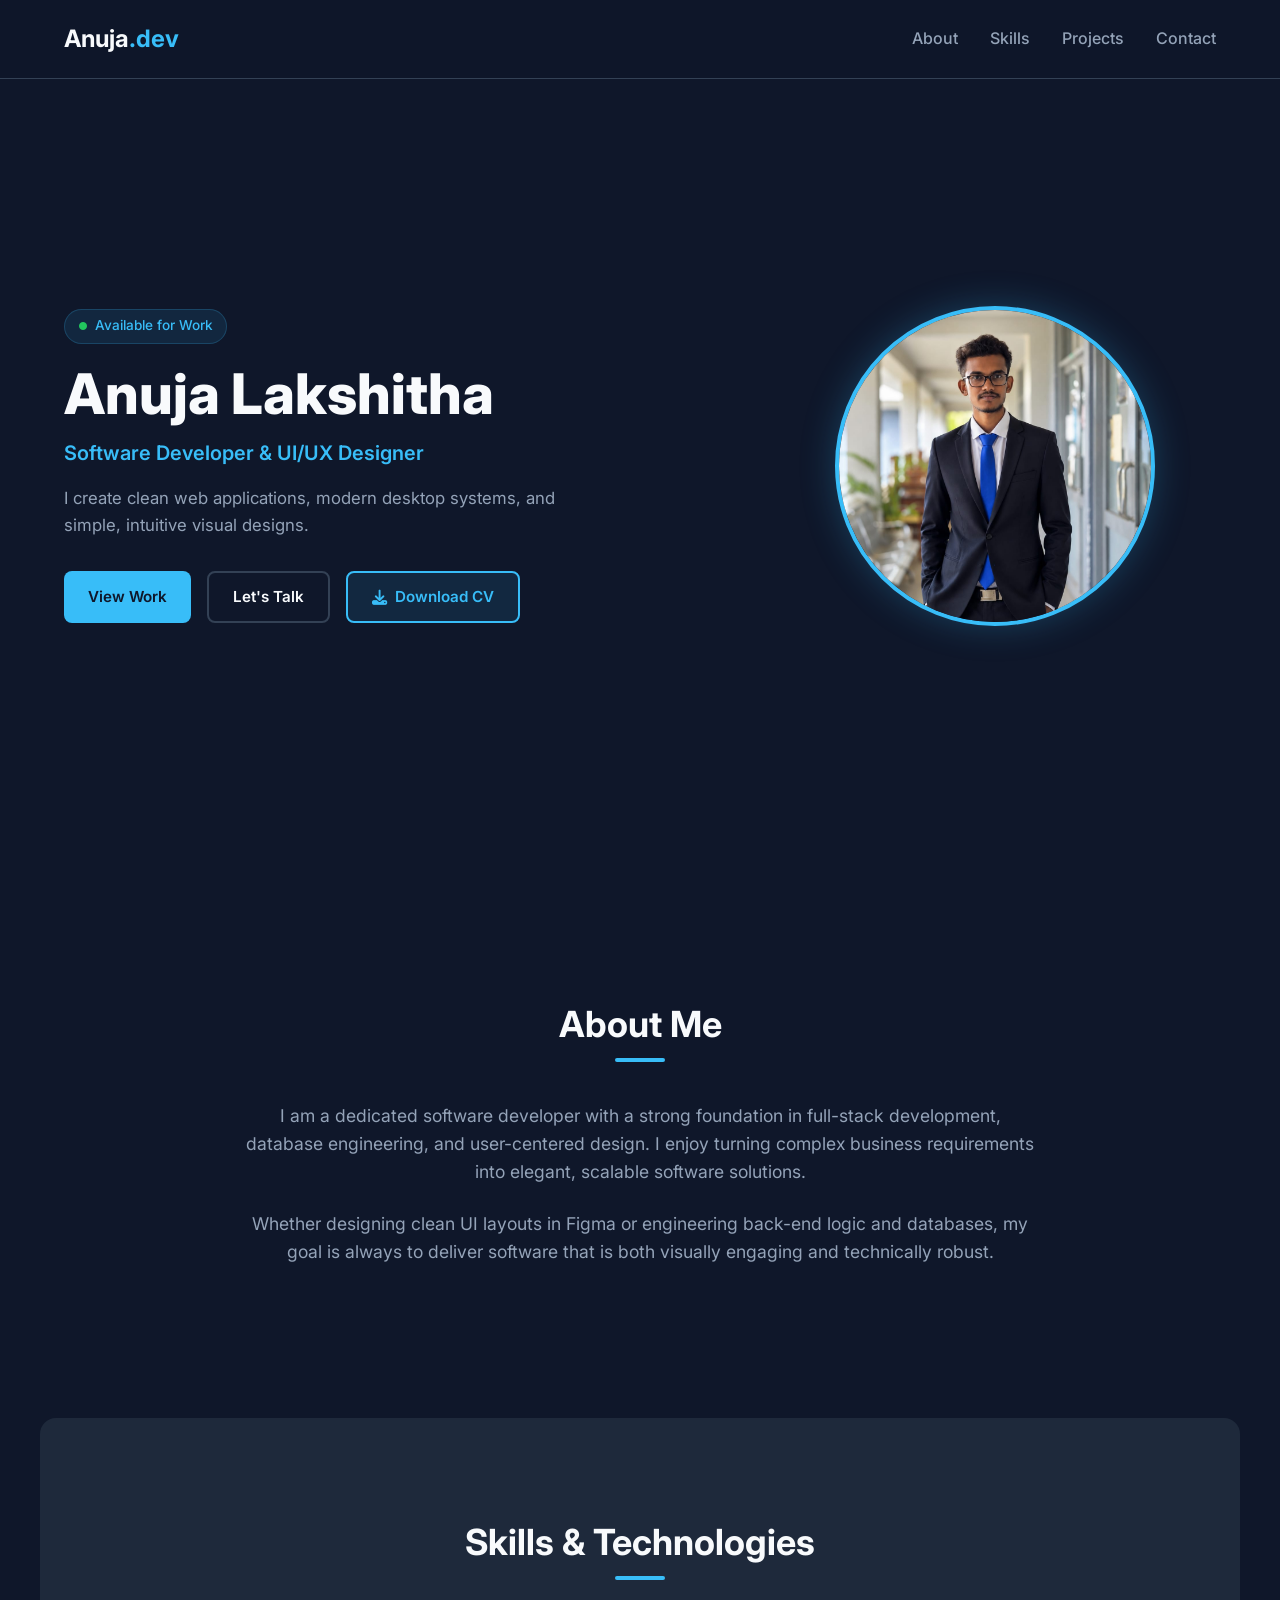
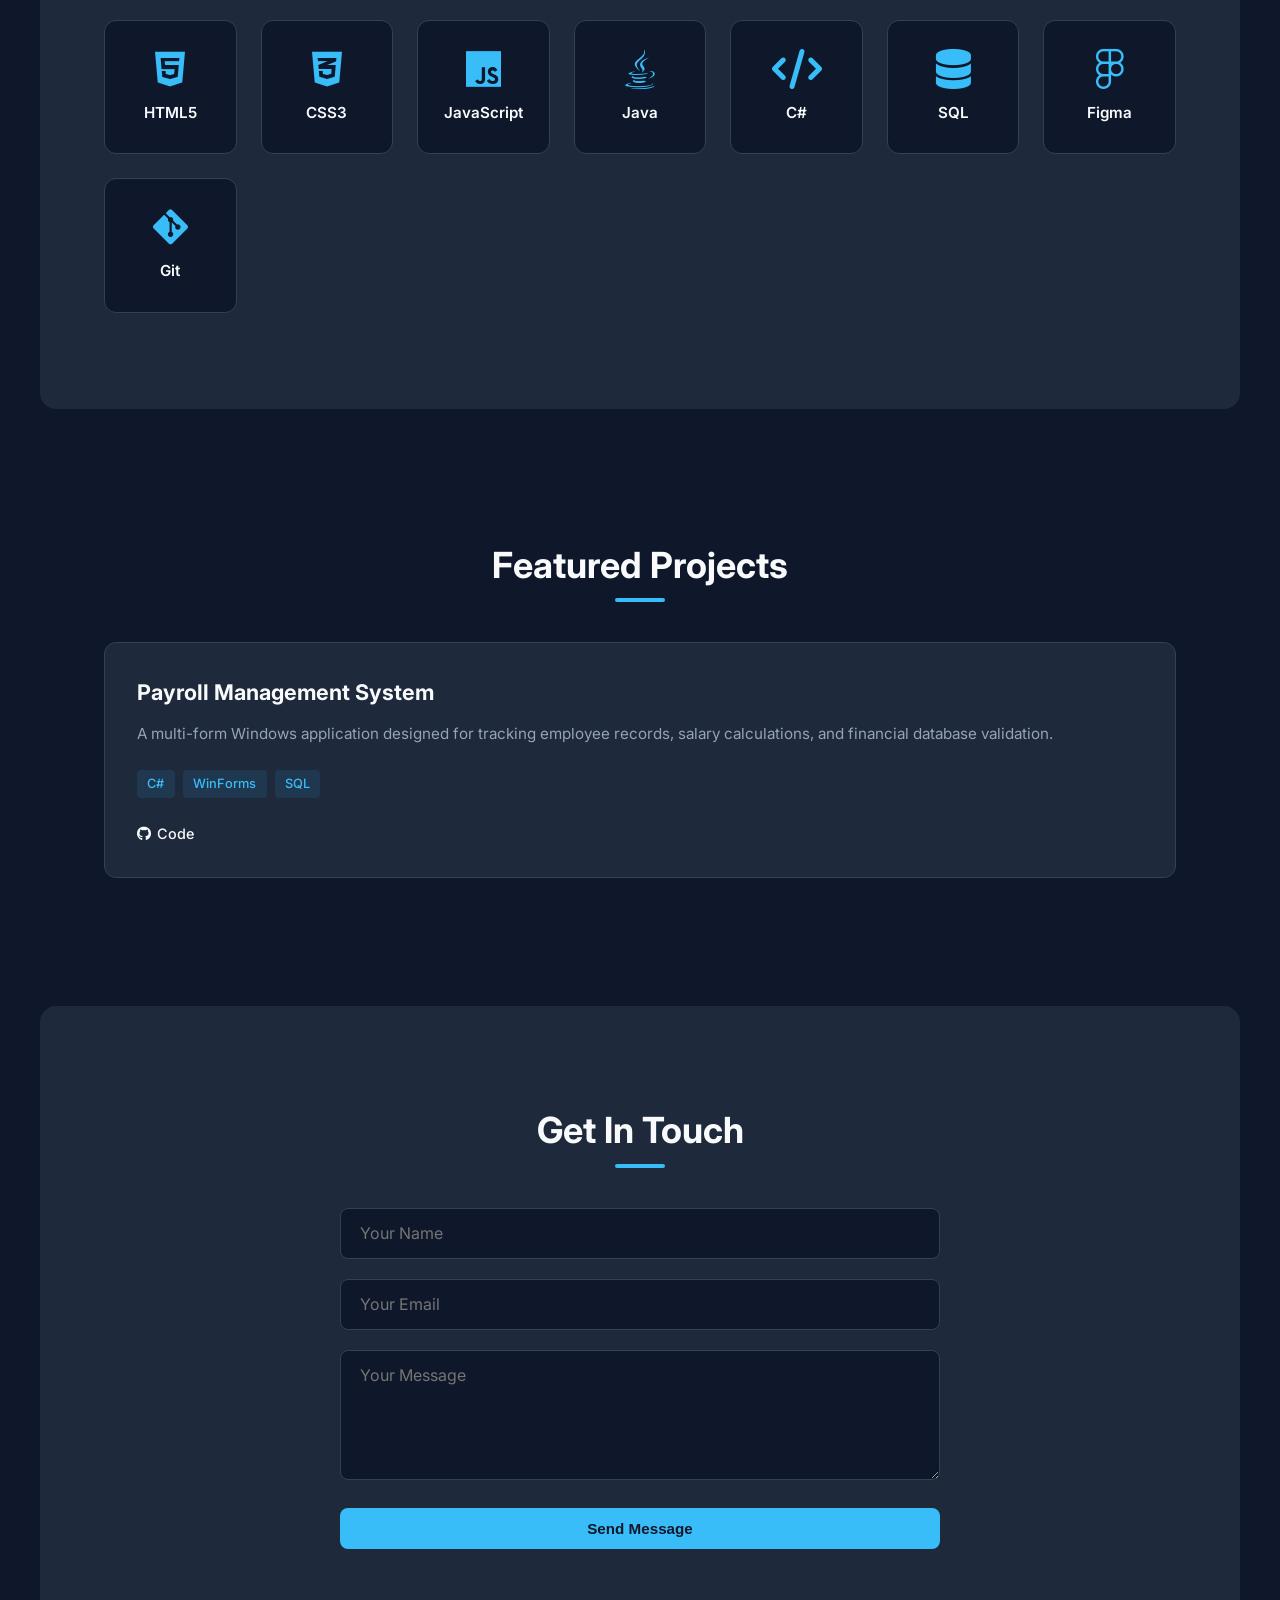
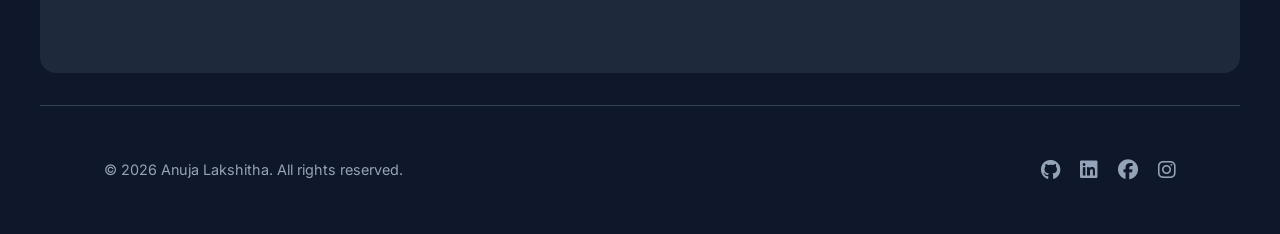
<file: index.html>
<!DOCTYPE html>
<html lang="en">
<head>
  <meta charset="UTF-8">
  <meta name="viewport" content="width=device-width, initial-scale=1.0">
  <meta name="description" content="Portfolio of Anuja Lakshitha - Software Developer & UI/UX Designer specializing in web applications and desktop systems.">
  <title>Anuja Lakshitha | Developer & UI/UX Designer</title>
  
  <!-- CSS Stylesheet -->
  <link rel="stylesheet" href="portfolio.css">
  
  <!-- Google Fonts -->
  <link rel="preconnect" href="https://fonts.googleapis.com">
  <link rel="preconnect" href="https://fonts.gstatic.com" crossorigin>
  <link href="https://fonts.googleapis.com/css2?family=Inter:wght@300;400;500;600;700;800&display=swap" rel="stylesheet">

  <!-- Font Awesome Icons -->
  <link rel="stylesheet" href="https://cdnjs.cloudflare.com/ajax/libs/font-awesome/6.4.0/css/all.min.css">
</head>
<body>

  <!-- Navigation Bar -->
  <header class="navbar">
    <a href="#hero" class="logo">Anuja<span class="highlight">.dev</span></a>
    <nav>
      <ul class="nav-links" id="nav-links">
        <li><a href="#about">About</a></li>
        <li><a href="#skills">Skills</a></li>
        <li><a href="#projects">Projects</a></li>
        <li><a href="#contact">Contact</a></li>
      </ul>
    </nav>
    <div class="hamburger" id="hamburger" aria-label="Toggle navigation">
      <i class="fas fa-bars"></i>
    </div>
  </header>

  <!-- Hero Section -->
  <section id="hero" class="hero">
    <div class="hero-container">
      
      <!-- Text Content -->
      <div class="hero-content">
        <span class="hero-badge"><i class="fas fa-circle status-dot"></i> Available for Work</span>
        <h1>Anuja Lakshitha</h1>
        <p class="tagline">Software Developer & UI/UX Designer</p>
        <p class="hero-desc">
          I create clean web applications, modern desktop systems, and simple, intuitive visual designs.
        </p>
        <div class="hero-actions">
          <a href="#projects" class="btn primary-btn">View Work</a>
          <a href="#contact" class="btn outline-btn">Let's Talk</a>
          <!-- CV Download Button -->
          <a href="Anuja_Lakshitha_CV.pdf" download="Anuja_Lakshitha_CV.pdf" class="btn cv-btn">
            <i class="fas fa-download"></i> Download CV
          </a>
        </div>
      </div>

      <!-- Hero DP Card -->
      <div class="dp-card">
        <img src="Anuja.jpeg" alt="Anuja Lakshitha" class="dp-img">
      </div>

    </div>
  </section>

  <!-- About Me Section -->
  <section id="about" class="section">
    <h2 class="section-title">About Me</h2>
    <div class="about-container">
      <div class="about-text">
        <p>
          I am a dedicated software developer with a strong foundation in full-stack development, database engineering, and user-centered design. I enjoy turning complex business requirements into elegant, scalable software solutions.
        </p>
        <p>
          Whether designing clean UI layouts in Figma or engineering back-end logic and databases, my goal is always to deliver software that is both visually engaging and technically robust.
        </p>
      </div>
    </div>
  </section>

  <!-- Skills & Technologies -->
  <section id="skills" class="section bg-alt">
    <h2 class="section-title">Skills & Technologies</h2>
    <div class="skills-grid">
      <div class="skill-card"><i class="fab fa-html5"></i><span>HTML5</span></div>
      <div class="skill-card"><i class="fab fa-css3-alt"></i><span>CSS3</span></div>
      <div class="skill-card"><i class="fab fa-js"></i><span>JavaScript</span></div>
      <div class="skill-card"><i class="fab fa-java"></i><span>Java</span></div>
      <div class="skill-card"><i class="fas fa-code"></i><span>C#</span></div>
      <div class="skill-card"><i class="fas fa-database"></i><span>SQL</span></div>
      <div class="skill-card"><i class="fab fa-figma"></i><span>Figma</span></div>
      <div class="skill-card"><i class="fab fa-git-alt"></i><span>Git</span></div>
    </div>
  </section>

  <!-- Featured Projects -->
  <section id="projects" class="section">
    <h2 class="section-title">Featured Projects</h2>
    <div class="projects-grid">
      
      <!-- Project Card 1 -->
       <!--
      <div class="project-card">
        <div class="project-info">
          <h3>E-Commerce Platform & Design</h3>
          <p>A responsive furniture e-commerce interface featuring dynamic product displays, interactive filters, and an intuitive UI workflow.</p>
          <div class="tech-tags">
            <span>Figma</span>
            <span>HTML5</span>
            <span>CSS3</span>
            <span>JS</span>
          </div>
          <div class="project-links">
            <a href="#" target="_blank" rel="noopener noreferrer" class="project-btn"><i class="fab fa-github"></i> Code</a>
            <a href="#" target="_blank" rel="noopener noreferrer" class="project-btn"><i class="fas fa-external-link-alt"></i> Live Demo</a>
          </div>
        </div>
      </div>
    -->

      <!-- Project Card 2 -->
      <div class="project-card">
        <div class="project-info">
          <h3>Payroll Management System</h3>
          <p>A multi-form Windows application designed for tracking employee records, salary calculations, and financial database validation.</p>
          <div class="tech-tags">
            <span>C#</span>
            <span>WinForms</span>
            <span>SQL</span>
          </div>
          <div class="project-links">
            <a href="#" target="_blank" rel="noopener noreferrer" class="project-btn"><i class="fab fa-github"></i> Code</a>
          </div>
        </div>
      </div>

      <!-- Project Card 3 -->
       <!--
      <div class="project-card">
        <div class="project-info">
          <h3>Interactive Data Visualizer</h3>
          <p>A web tool that visualizes sorting algorithms and custom data sets dynamically in real time for educational analysis.</p>
          <div class="tech-tags">
            <span>JavaScript</span>
            <span>HTML5</span>
            <span>CSS3</span>
          </div>
          <div class="project-links">
            <a href="#" target="_blank" rel="noopener noreferrer" class="project-btn"><i class="fab fa-github"></i> Code</a>
            <a href="#" target="_blank" rel="noopener noreferrer" class="project-btn"><i class="fas fa-external-link-alt"></i> Live Demo</a>
          </div>
        </div>
      </div>
    -->

    </div>
  </section>

  <!-- Contact Section -->
  <section id="contact" class="section bg-alt">
    <h2 class="section-title">Get In Touch</h2>
    <div class="contact-container">
      <form id="contact-form" class="contact-form">
        <div class="form-group">
          <label for="name" class="sr-only">Your Name</label>
          <input type="text" id="name" name="name" placeholder="Your Name" required>
        </div>
        <div class="form-group">
          <label for="email" class="sr-only">Your Email</label>
          <input type="email" id="email" name="email" placeholder="Your Email" required>
        </div>
        <div class="form-group">
          <label for="message" class="sr-only">Your Message</label>
          <textarea id="message" name="message" rows="5" placeholder="Your Message" required></textarea>
        </div>
        <button type="submit" class="btn primary-btn btn-block">Send Message</button>
        <p id="form-status" class="form-status"></p>
      </form>
    </div>
  </section>

  <!-- Footer -->
  <footer>
    <p>&copy; 2026 Anuja Lakshitha. All rights reserved.</p>
    <div class="social-links">
      <a href="https://github.com/AnujaLakshitha" target="_blank" rel="noopener noreferrer" aria-label="GitHub"><i class="fab fa-github"></i></a>
      <a href="https://www.linkedin.com/in/anuja-lakshitha-78305631b/" target="_blank" rel="noopener noreferrer" aria-label="LinkedIn"><i class="fab fa-linkedin"></i></a>
      <a href="https://www.facebook.com/share/197XzuBzKM/" target="_blank" rel="noopener noreferrer" aria-label="Facebook"><i class="fab fa-facebook"></i></a>
      <a href="https://www.instagram.com/lakshitha.anuja?igsh=MXBheXp1ZDl4d2c4dg==" target="_blank" rel="noopener noreferrer" aria-label="Instagram"><i class="fab fa-instagram"></i>
      </a> 
    </div>
  </footer>

  <!-- JavaScript File -->
  <script src="script.js"></script>
</body>
</html>
</file>
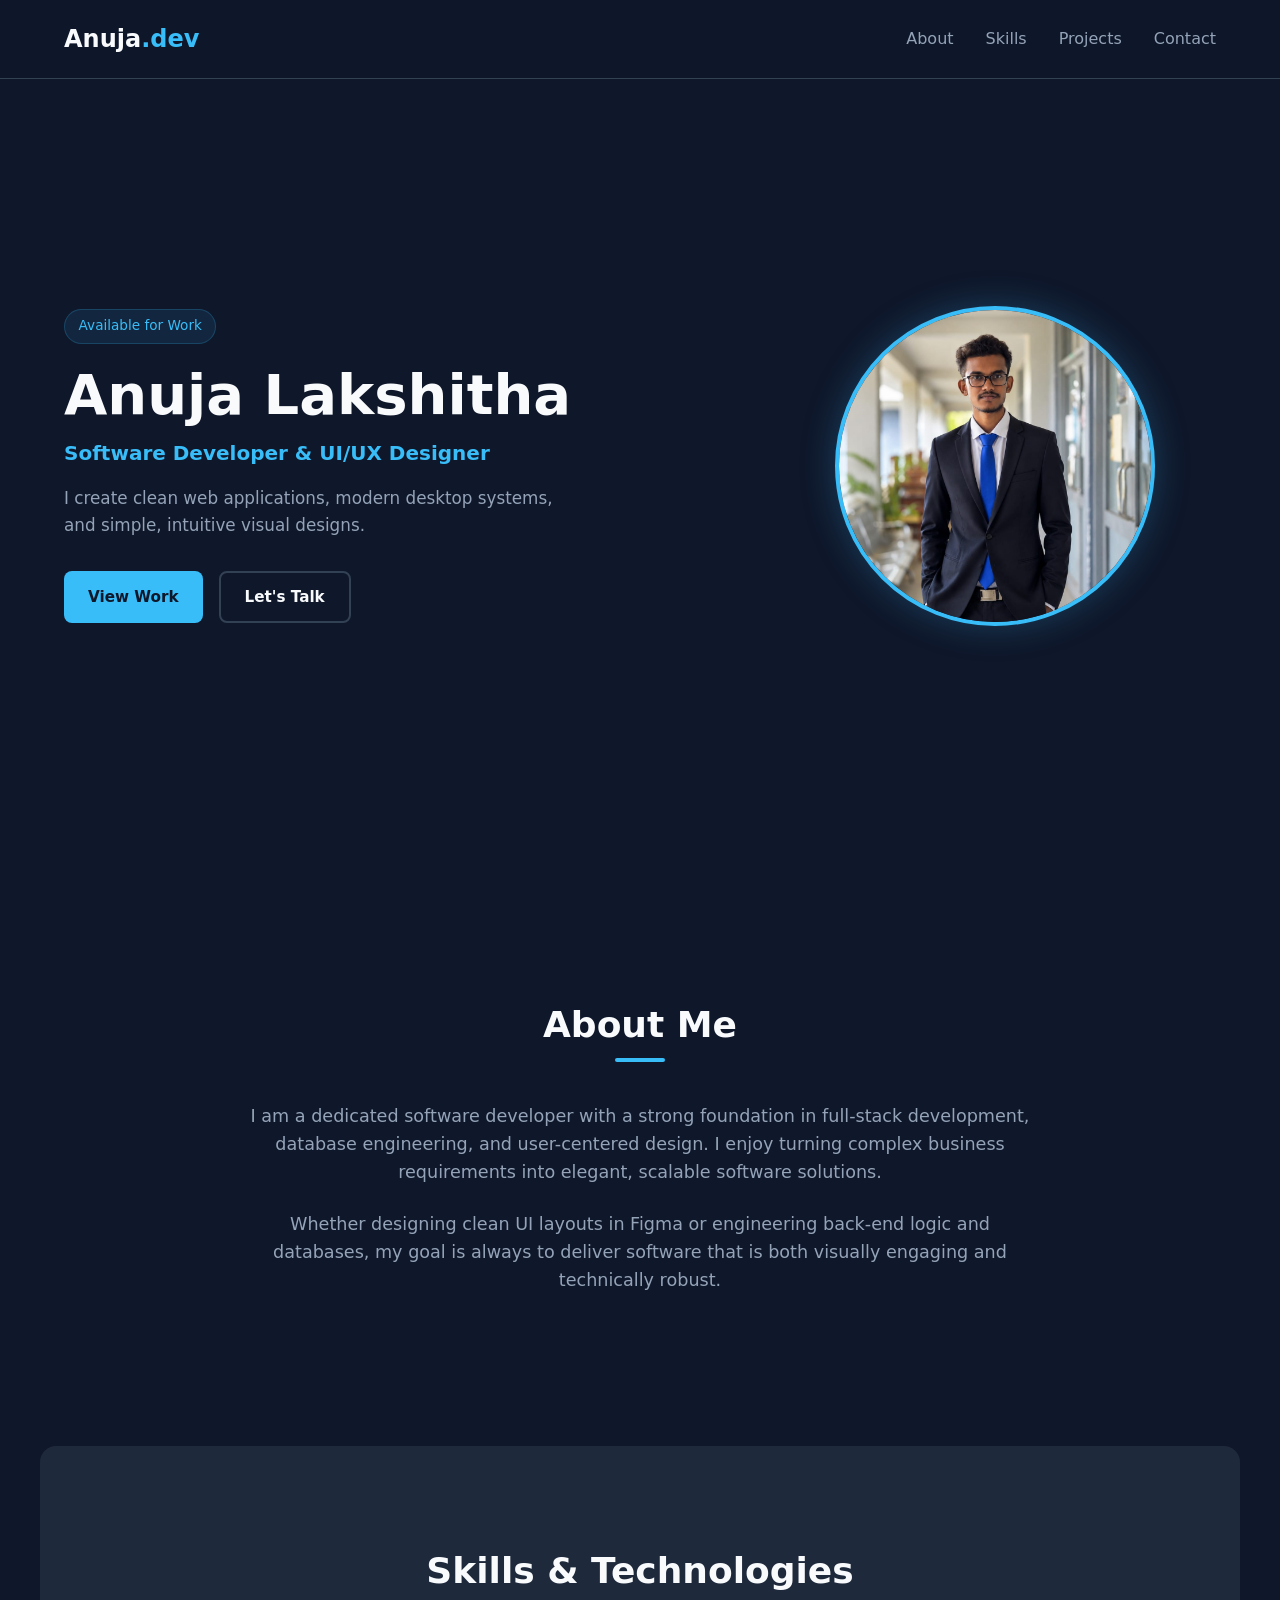
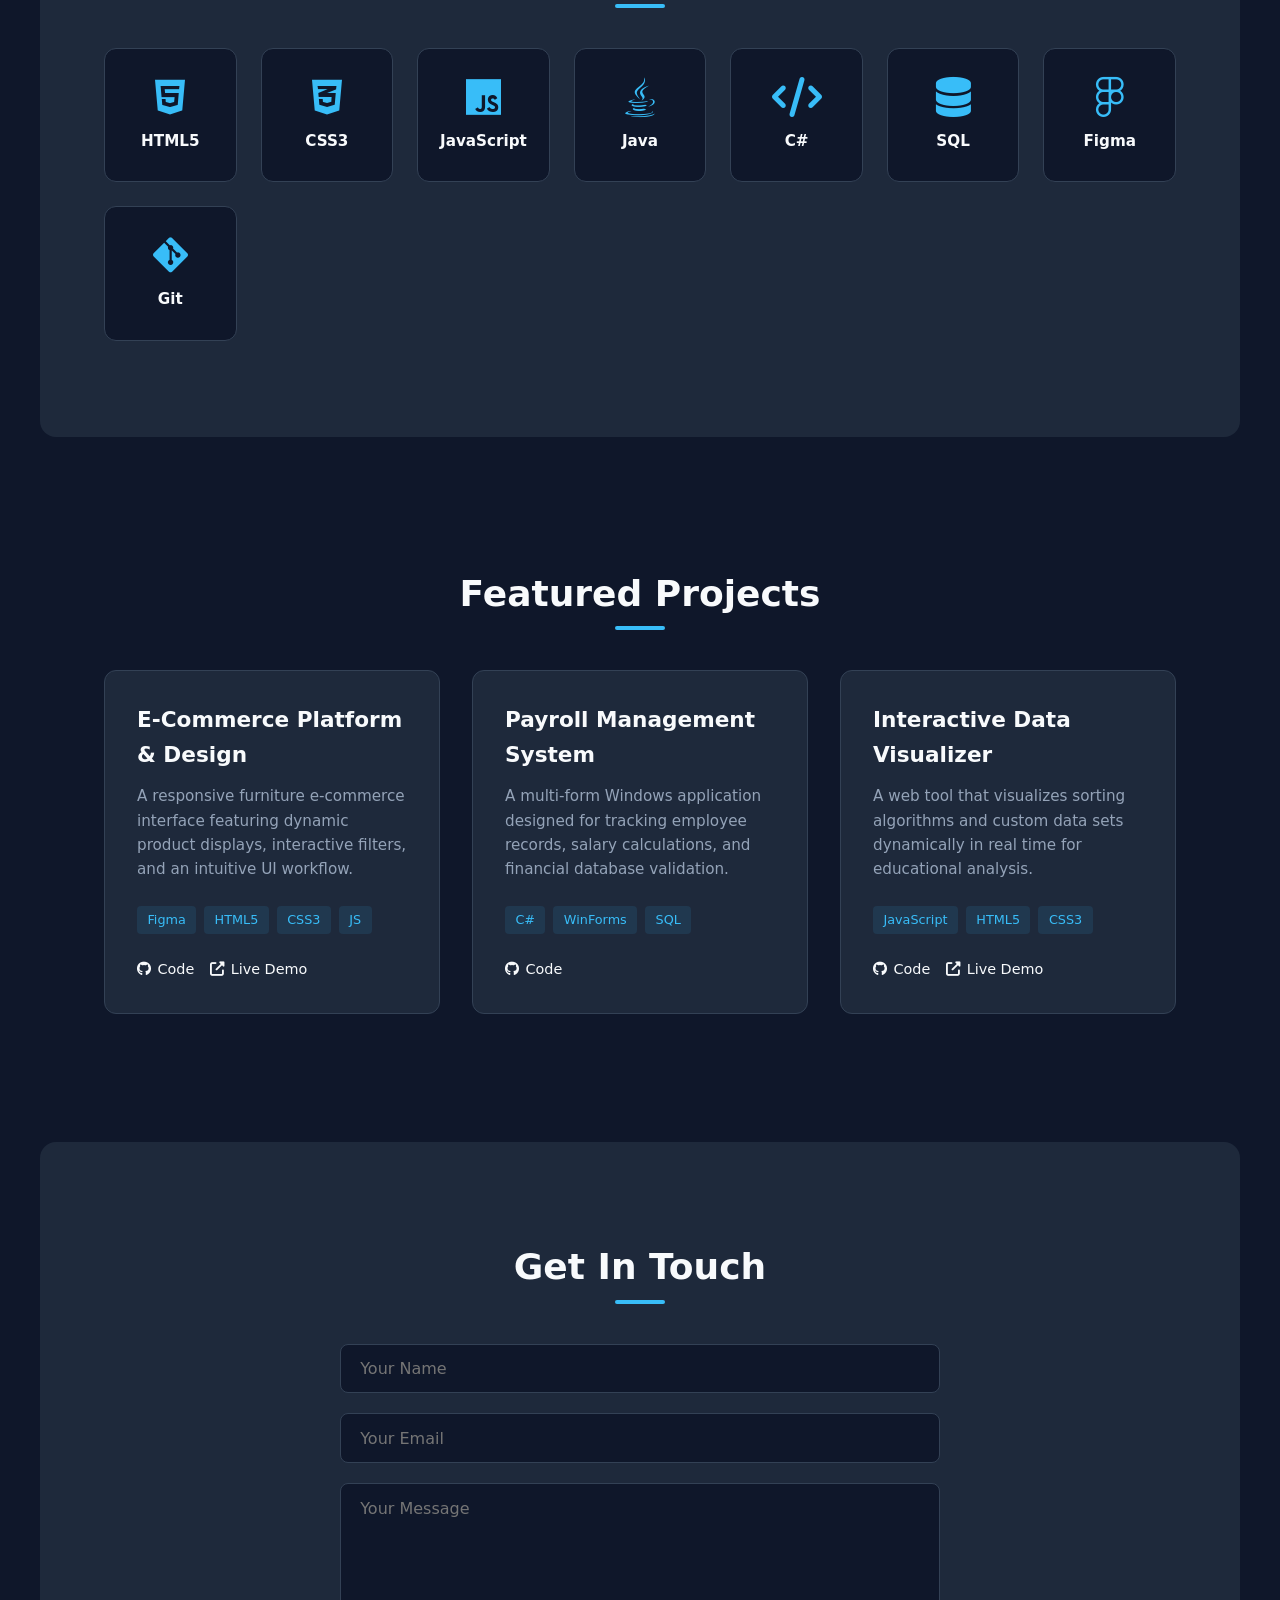
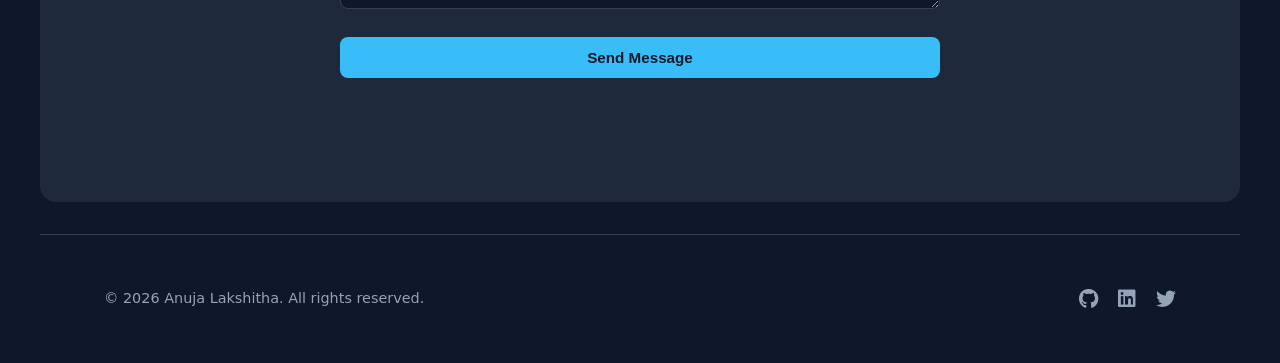
<file: portfolio.html>
<!DOCTYPE html>
<html lang="en">
<head>
  <meta charset="UTF-8">
  <meta name="viewport" content="width=device-width, initial-scale=1.0">
  <title>Anuja Lakshitha | Developer & UI/UX Designer</title>
  
  <!-- CSS Stylesheet -->
  <link rel="stylesheet" href="portfolio.css">
  
  <!-- Font Awesome Icons -->
  <link rel="stylesheet" href="https://cdnjs.cloudflare.com/ajax/libs/font-awesome/6.4.0/css/all.min.css">
</head>
<body>

  <!-- Navigation Bar -->
  <header class="navbar">
    <a href="#hero" class="logo">Anuja<span class="highlight">.dev</span></a>
    <nav>
      <ul class="nav-links" id="nav-links">
        <li><a href="#about">About</a></li>
        <li><a href="#skills">Skills</a></li>
        <li><a href="#projects">Projects</a></li>
        <li><a href="#contact">Contact</a></li>
      </ul>
    </nav>
    <div class="hamburger" id="hamburger">
      <i class="fas fa-bars"></i>
    </div>
  </header>

  <!-- Hero Section -->
  <section id="hero" class="hero">
    <div class="hero-container">
      
      <!-- Text Content -->
      <div class="hero-content">
        <span class="hero-badge">Available for Work</span>
        <h1>Anuja Lakshitha</h1>
        <p class="tagline">Software Developer & UI/UX Designer</p>
        <p class="hero-desc">
          I create clean web applications, modern desktop systems, and simple, intuitive visual designs.
        </p>
        <div class="hero-actions">
          <a href="#projects" class="btn primary-btn">View Work</a>
          <a href="#contact" class="btn outline-btn">Let's Talk</a>
        </div>
      </div>

      <!-- Doubled Hero DP Card -->
      <div class="dp-card">
        <img src="Anuja.jpeg" alt="Anuja Lakshitha" class="dp-img">
      </div>

    </div>
  </section>

  <!-- About Me Section -->
  <section id="about" class="section">
    <h2 class="section-title">About Me</h2>
    <div class="about-container">
      <div class="about-text">
        <p>
          I am a dedicated software developer with a strong foundation in full-stack development, database engineering, and user-centered design. I enjoy turning complex business requirements into elegant, scalable software solutions.
        </p>
        <p>
          Whether designing clean UI layouts in Figma or engineering back-end logic and databases, my goal is always to deliver software that is both visually engaging and technically robust.
        </p>
      </div>
    </div>
  </section>

  <!-- Skills & Technologies -->
  <section id="skills" class="section bg-alt">
    <h2 class="section-title">Skills & Technologies</h2>
    <div class="skills-grid">
      <div class="skill-card"><i class="fab fa-html5"></i><span>HTML5</span></div>
      <div class="skill-card"><i class="fab fa-css3-alt"></i><span>CSS3</span></div>
      <div class="skill-card"><i class="fab fa-js"></i><span>JavaScript</span></div>
      <div class="skill-card"><i class="fab fa-java"></i><span>Java</span></div>
      <div class="skill-card"><i class="fas fa-code"></i><span>C#</span></div>
      <div class="skill-card"><i class="fas fa-database"></i><span>SQL</span></div>
      <div class="skill-card"><i class="fab fa-figma"></i><span>Figma</span></div>
      <div class="skill-card"><i class="fab fa-git-alt"></i><span>Git</span></div>
    </div>
  </section>

  <!-- Featured Projects -->
  <section id="projects" class="section">
    <h2 class="section-title">Featured Projects</h2>
    <div class="projects-grid">
      
      <!-- Project Card 1 -->
      <div class="project-card">
        <div class="project-info">
          <h3>E-Commerce Platform & Design</h3>
          <p>A responsive furniture e-commerce interface featuring dynamic product displays, interactive filters, and an intuitive UI workflow.</p>
          <div class="tech-tags">
            <span>Figma</span>
            <span>HTML5</span>
            <span>CSS3</span>
            <span>JS</span>
          </div>
          <div class="project-links">
            <a href="#" class="project-btn"><i class="fab fa-github"></i> Code</a>
            <a href="#" class="project-btn"><i class="fas fa-external-link-alt"></i> Live Demo</a>
          </div>
        </div>
      </div>

      <!-- Project Card 2 -->
      <div class="project-card">
        <div class="project-info">
          <h3>Payroll Management System</h3>
          <p>A multi-form Windows application designed for tracking employee records, salary calculations, and financial database validation.</p>
          <div class="tech-tags">
            <span>C#</span>
            <span>WinForms</span>
            <span>SQL</span>
          </div>
          <div class="project-links">
            <a href="#" class="project-btn"><i class="fab fa-github"></i> Code</a>
          </div>
        </div>
      </div>

      <!-- Project Card 3 -->
      <div class="project-card">
        <div class="project-info">
          <h3>Interactive Data Visualizer</h3>
          <p>A web tool that visualizes sorting algorithms and custom data sets dynamically in real time for educational analysis.</p>
          <div class="tech-tags">
            <span>JavaScript</span>
            <span>HTML5</span>
            <span>CSS3</span>
          </div>
          <div class="project-links">
            <a href="#" class="project-btn"><i class="fab fa-github"></i> Code</a>
            <a href="#" class="project-btn"><i class="fas fa-external-link-alt"></i> Live Demo</a>
          </div>
        </div>
      </div>

    </div>
  </section>

  <!-- Contact Section -->
  <section id="contact" class="section bg-alt">
    <h2 class="section-title">Get In Touch</h2>
    <div class="contact-container">
      <form id="contact-form" class="contact-form">
        <div class="form-group">
          <input type="text" id="name" placeholder="Your Name" required>
        </div>
        <div class="form-group">
          <input type="email" id="email" placeholder="Your Email" required>
        </div>
        <div class="form-group">
          <textarea id="message" rows="5" placeholder="Your Message" required></textarea>
        </div>
        <button type="submit" class="btn primary-btn btn-block">Send Message</button>
        <p id="form-status" class="form-status"></p>
      </form>
    </div>
  </section>

  <!-- Footer -->
  <footer>
    <p>&copy; 2026 Anuja Lakshitha. All rights reserved.</p>
    <div class="social-links">
      <a href="#" aria-label="GitHub"><i class="fab fa-github"></i></a>
      <a href="#" aria-label="LinkedIn"><i class="fab fa-linkedin"></i></a>
      <a href="#" aria-label="Twitter"><i class="fab fa-twitter"></i></a>
    </div>
  </footer>

  <!-- JavaScript File -->
  <script src="script.js"></script>
</body>
</html>
</file>
<file: portfolio.css>
/* ==========================================================================
   CSS Variables & Global Reset
   ========================================================================== */
:root {
  --bg-primary: #0f172a;
  --bg-secondary: #1e293b;
  --bg-card: #1e293b;
  --accent: #38bdf8;
  --accent-hover: #0ea5e9;
  --text-primary: #f8fafc;
  --text-secondary: #94a3b8;
  --border-color: #334155;
  --success: #22c55e;
  --font-family: 'Inter', system-ui, -apple-system, sans-serif;
  --transition: all 0.3s ease;
}

* {
  margin: 0;
  padding: 0;
  box-sizing: border-box;
}

html {
  scroll-behavior: smooth;
}

body {
  font-family: var(--font-family);
  background-color: var(--bg-primary);
  color: var(--text-primary);
  line-height: 1.6;
  overflow-x: hidden;
}

/* Accessibility utility */
.sr-only {
  position: absolute;
  width: 1px;
  height: 1px;
  padding: 0;
  margin: -1px;
  overflow: hidden;
  clip: rect(0, 0, 0, 0);
  white-space: nowrap;
  border: 0;
}

/* ==========================================================================
   Navigation Bar
   ========================================================================== */
.navbar {
  position: fixed;
  top: 0;
  left: 0;
  width: 100%;
  padding: 1.25rem 5%;
  display: flex;
  justify-content: space-between;
  align-items: center;
  background-color: rgba(15, 23, 42, 0.85);
  backdrop-filter: blur(10px);
  z-index: 1000;
  border-bottom: 1px solid var(--border-color);
}

.logo {
  font-size: 1.5rem;
  font-weight: 700;
  color: var(--text-primary);
  text-decoration: none;
}

.highlight {
  color: var(--accent);
}

.nav-links {
  display: flex;
  list-style: none;
  gap: 2rem;
}

.nav-links a {
  color: var(--text-secondary);
  text-decoration: none;
  font-weight: 500;
  transition: var(--transition);
}

.nav-links a:hover {
  color: var(--accent);
}

.hamburger {
  display: none;
  font-size: 1.5rem;
  color: var(--text-primary);
  cursor: pointer;
}

/* ==========================================================================
   Hero Section
   ========================================================================== */
.hero {
  min-height: 100vh;
  display: flex;
  align-items: center;
  padding: 6rem 5% 4rem;
}

.hero-container {
  display: grid;
  grid-template-columns: 1.2fr 0.8fr;
  align-items: center;
  gap: 3rem;
  max-width: 1200px;
  margin: 0 auto;
  width: 100%;
}

.hero-badge {
  display: inline-flex;
  align-items: center;
  gap: 0.5rem;
  padding: 0.35rem 0.85rem;
  background-color: rgba(56, 189, 248, 0.1);
  color: var(--accent);
  border: 1px solid rgba(56, 189, 248, 0.2);
  border-radius: 9999px;
  font-size: 0.85rem;
  font-weight: 500;
  margin-bottom: 1.25rem;
}

.status-dot {
  font-size: 0.5rem;
  color: var(--success);
}

.hero-content h1 {
  font-size: 3.5rem;
  font-weight: 800;
  line-height: 1.1;
  margin-bottom: 0.75rem;
}

.tagline {
  font-size: 1.25rem;
  color: var(--accent);
  font-weight: 600;
  margin-bottom: 1rem;
}

.hero-desc {
  font-size: 1.05rem;
  color: var(--text-secondary);
  max-width: 500px;
  margin-bottom: 2rem;
}

.hero-actions {
  display: flex;
  gap: 1rem;
  flex-wrap: wrap;
}

/* Hero Profile Image Card */
.dp-card {
  position: relative;
  display: flex;
  justify-content: center;
}

.dp-img {
  width: 320px;
  height: 320px;
  border-radius: 50%;
  object-fit: cover;
  border: 4px solid var(--accent);
  box-shadow: 0 0 35px rgba(56, 189, 248, 0.25);
  background-color: var(--bg-secondary);
}

/* ==========================================================================
   Buttons
   ========================================================================== */
.btn {
  display: inline-flex;
  align-items: center;
  gap: 0.5rem;
  padding: 0.75rem 1.5rem;
  border-radius: 8px;
  font-weight: 600;
  font-size: 0.95rem;
  text-decoration: none;
  cursor: pointer;
  transition: var(--transition);
}

.primary-btn {
  background-color: var(--accent);
  color: #0f172a;
  border: none;
}

.primary-btn:hover {
  background-color: var(--accent-hover);
  transform: translateY(-2px);
}

.outline-btn {
  background-color: transparent;
  color: var(--text-primary);
  border: 2px solid var(--border-color);
}

.outline-btn:hover {
  border-color: var(--accent);
  color: var(--accent);
  transform: translateY(-2px);
}

.cv-btn {
  background-color: rgba(56, 189, 248, 0.1);
  color: var(--accent);
  border: 2px solid var(--accent);
}

.cv-btn:hover {
  background-color: var(--accent);
  color: #0f172a;
  transform: translateY(-2px);
}

.btn-block {
  width: 100%;
  justify-content: center;
}

/* ==========================================================================
   Sections Common Styling
   ========================================================================== */
.section {
  padding: 6rem 5%;
  max-width: 1200px;
  margin: 0 auto;
}

.bg-alt {
  background-color: var(--bg-secondary);
  border-radius: 16px;
  margin-top: 2rem;
  margin-bottom: 2rem;
}

.section-title {
  font-size: 2.25rem;
  font-weight: 700;
  text-align: center;
  margin-bottom: 3rem;
  position: relative;
}

.section-title::after {
  content: '';
  position: absolute;
  bottom: -0.5rem;
  left: 50%;
  transform: translateX(-50%);
  width: 50px;
  height: 4px;
  background-color: var(--accent);
  border-radius: 2px;
}

/* ==========================================================================
   About Section
   ========================================================================== */
.about-container {
  max-width: 800px;
  margin: 0 auto;
  text-align: center;
}

.about-text p {
  color: var(--text-secondary);
  font-size: 1.1rem;
  margin-bottom: 1.5rem;
}

/* ==========================================================================
   Skills Section
   ========================================================================== */
.skills-grid {
  display: grid;
  grid-template-columns: repeat(auto-fit, minmax(130px, 1fr));
  gap: 1.5rem;
}

.skill-card {
  background-color: var(--bg-primary);
  padding: 1.75rem 1rem;
  border-radius: 12px;
  text-align: center;
  border: 1px solid var(--border-color);
  transition: var(--transition);
  display: flex;
  flex-direction: column;
  align-items: center;
  gap: 0.75rem;
}

.skill-card i {
  font-size: 2.5rem;
  color: var(--accent);
}

.skill-card span {
  font-weight: 600;
  font-size: 0.95rem;
}

.skill-card:hover {
  transform: translateY(-5px);
  border-color: var(--accent);
}

/* ==========================================================================
   Projects Section
   ========================================================================== */
.projects-grid {
  display: grid;
  grid-template-columns: repeat(auto-fit, minmax(320px, 1fr));
  gap: 2rem;
}

.project-card {
  background-color: var(--bg-card);
  border: 1px solid var(--border-color);
  border-radius: 12px;
  padding: 2rem;
  display: flex;
  flex-direction: column;
  transition: var(--transition);
}

.project-card:hover {
  transform: translateY(-5px);
  border-color: var(--accent);
}

.project-info h3 {
  font-size: 1.35rem;
  margin-bottom: 0.75rem;
}

.project-info p {
  color: var(--text-secondary);
  font-size: 0.95rem;
  margin-bottom: 1.5rem;
}

.tech-tags {
  display: flex;
  flex-wrap: wrap;
  gap: 0.5rem;
  margin-bottom: 1.5rem;
}

.tech-tags span {
  background-color: rgba(56, 189, 248, 0.1);
  color: var(--accent);
  padding: 0.25rem 0.65rem;
  border-radius: 4px;
  font-size: 0.8rem;
  font-weight: 500;
}

.project-links {
  display: flex;
  gap: 1rem;
  margin-top: auto;
}

.project-btn {
  color: var(--text-primary);
  text-decoration: none;
  font-size: 0.9rem;
  font-weight: 500;
  display: flex;
  align-items: center;
  gap: 0.4rem;
  transition: var(--transition);
}

.project-btn:hover {
  color: var(--accent);
}

/* ==========================================================================
   Contact Section
   ========================================================================== */
.contact-container {
  max-width: 600px;
  margin: 0 auto;
}

.contact-form {
  display: flex;
  flex-direction: column;
  gap: 1.25rem;
}

.form-group input,
.form-group textarea {
  width: 100%;
  padding: 0.9rem 1.2rem;
  background-color: var(--bg-primary);
  border: 1px solid var(--border-color);
  border-radius: 8px;
  color: var(--text-primary);
  font-family: inherit;
  font-size: 1rem;
  transition: var(--transition);
}

.form-group input:focus,
.form-group textarea:focus {
  outline: none;
  border-color: var(--accent);
  box-shadow: 0 0 0 3px rgba(56, 189, 248, 0.15);
}

.form-status {
  text-align: center;
  font-size: 0.95rem;
  margin-top: 0.5rem;
}

/* ==========================================================================
   Footer
   ========================================================================== */
footer {
  padding: 3rem 5%;
  border-top: 1px solid var(--border-color);
  display: flex;
  justify-content: space-between;
  align-items: center;
  max-width: 1200px;
  margin: 0 auto;
}

footer p {
  color: var(--text-secondary);
  font-size: 0.9rem;
}

.social-links {
  display: flex;
  gap: 1.25rem;
}

.social-links a {
  color: var(--text-secondary);
  font-size: 1.25rem;
  transition: var(--transition);
}

.social-links a:hover {
  color: var(--accent);
  transform: translateY(-2px);
}

/* ==========================================================================
   Responsive Breakpoints
   ========================================================================== */
@media (max-width: 900px) {
  .hero-container {
    grid-template-columns: 1fr;
    text-align: center;
    gap: 2.5rem;
  }

  .hero-desc {
    margin-left: auto;
    margin-right: auto;
  }

  .hero-actions {
    justify-content: center;
  }

  .dp-card {
    order: -1;
  }

  .dp-img {
    width: 240px;
    height: 240px;
  }
}

@media (max-width: 768px) {
  .hamburger {
    display: block;
  }

  .nav-links {
    position: fixed;
    top: 70px;
    left: -100%;
    width: 100%;
    height: calc(100vh - 70px);
    background-color: var(--bg-primary);
    flex-direction: column;
    align-items: center;
    justify-content: center;
    gap: 2.5rem;
    transition: var(--transition);
  }

  .nav-links.active {
    left: 0;
  }

  .hero-content h1 {
    font-size: 2.5rem;
  }

  footer {
    flex-direction: column;
    gap: 1.5rem;
    text-align: center;
  }
}
</file>
